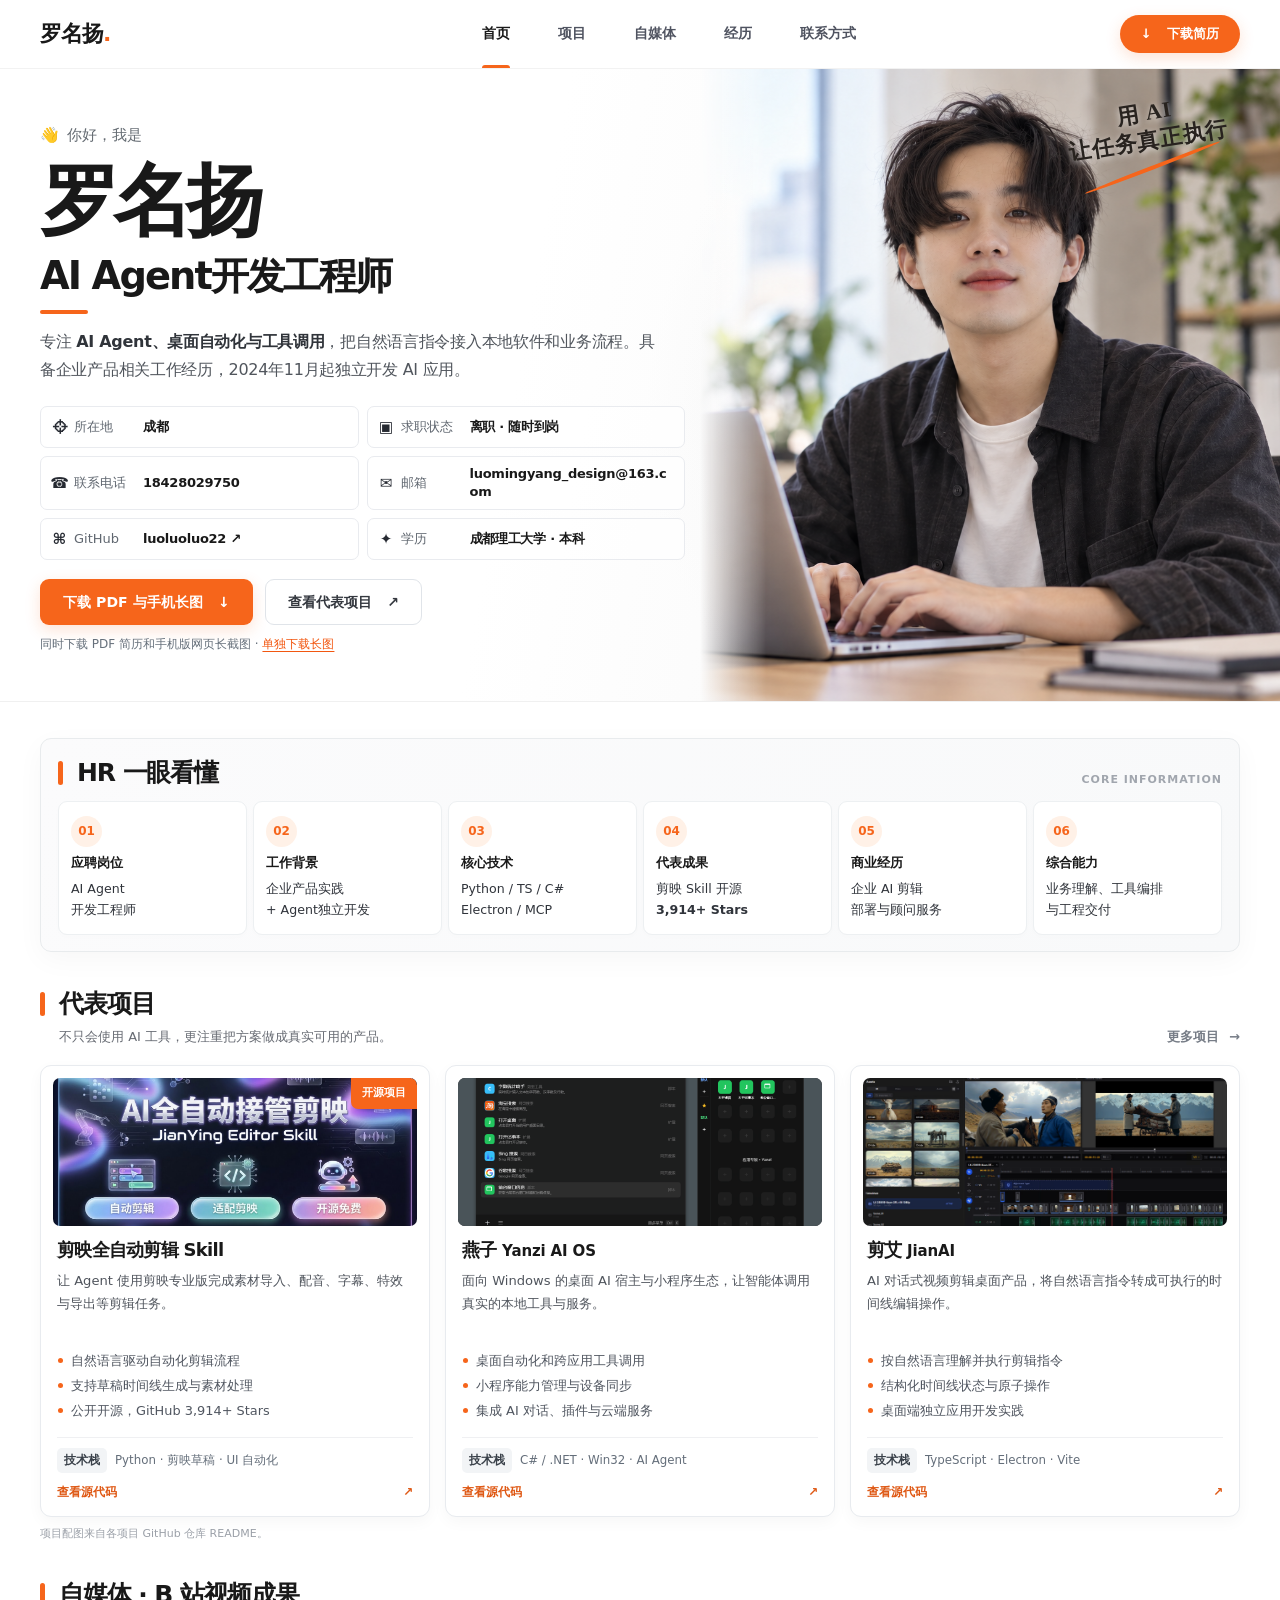
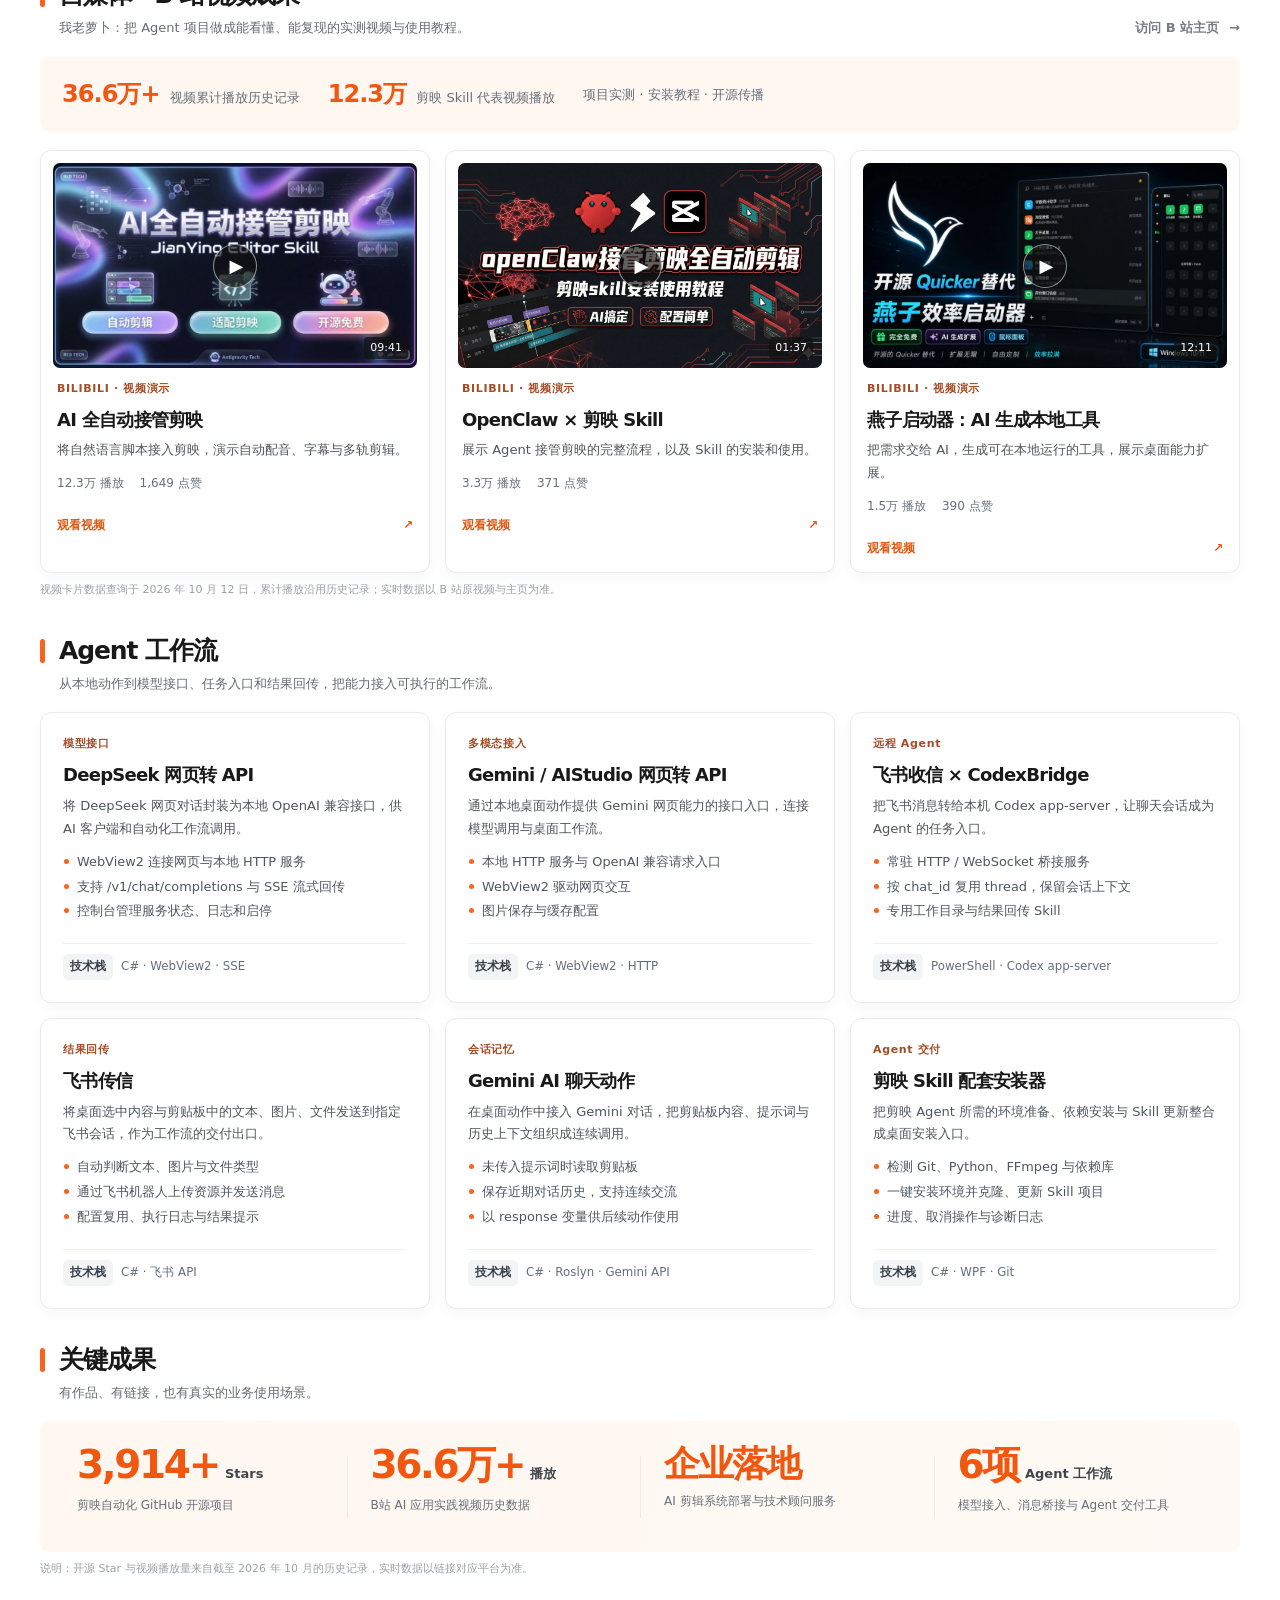
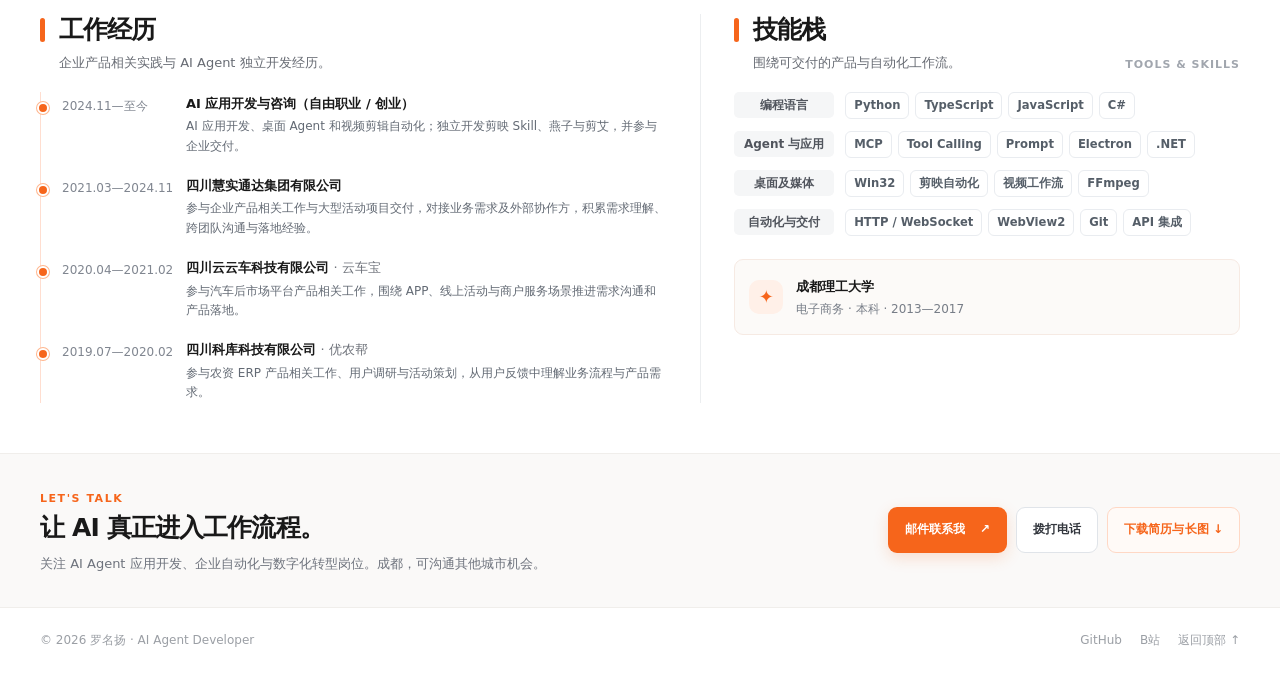
<file: index.html>
<!DOCTYPE html>
<html lang="zh-CN">
<head>
  <meta charset="UTF-8">
  <meta name="viewport" content="width=device-width, initial-scale=1">
  <meta name="theme-color" content="#fffaf5">
  <meta name="description" content="罗名扬的 AI Agent 开发工程师简历与项目作品集：剪映全自动剪辑 Skill、燕子 Yanzi AI OS、剪艾 JianAI。成都，随时到岗。">
  <meta property="og:title" content="罗名扬 | AI Agent 开发工程师">
  <meta property="og:description" content="专注 AI Agent、桌面自动化、工具调用和视频剪辑自动化，具备企业产品相关工作与独立开发经历。">
  <meta property="og:type" content="website">
  <meta property="og:image" content="assets/yanzi-overview.png">
  <title>罗名扬 | AI Agent 开发工程师 · 简历与作品集</title>
  <link rel="icon" type="image/jpeg" href="assets/avatar.jpg">
  <link rel="stylesheet" href="hr-home.css">
  <script src="hr-home.js" defer></script>
</head>
<body>
  <a class="skip-link" href="#main">跳转到正文</a>
  <header class="site-header" id="top">
    <div class="header-inner container">
      <a class="wordmark" href="#top" aria-label="罗名扬，返回首页">罗名扬<span class="wordmark-dot">.</span></a>
      <nav class="desktop-nav" aria-label="主导航">
        <a class="nav-link is-active" href="#top">首页</a>
        <a class="nav-link" href="#projects">项目</a>
        <a class="nav-link" href="#media">自媒体</a>
        <a class="nav-link" href="#experience">经历</a>
        <a class="nav-link" href="#contact">联系方式</a>
      </nav>
      <div class="header-actions">
        <a class="button button-primary button-sm" href="assets/resume.pdf" download="罗名扬_AI_Agent开发工程师_简历.pdf">
          <span aria-hidden="true">↓</span> 下载简历
        </a>
        <button class="menu-button" type="button" aria-label="打开导航" aria-controls="mobileNav" aria-expanded="false">
          <span></span><span></span><span></span>
        </button>
      </div>
    </div>
    <nav id="mobileNav" class="mobile-nav" aria-label="移动端导航" hidden>
      <a href="#top">首页</a><a href="#projects">项目</a><a href="#media">自媒体</a><a href="#experience">经历</a><a href="#contact">联系方式</a>
    </nav>
  </header>

  <main id="main">
    <section class="hero" aria-labelledby="hero-title">
      <div class="container hero-grid">
        <div class="hero-copy">
          <div class="eyebrow"><span aria-hidden="true">👋</span> 你好，我是</div>
          <h1 id="hero-title">罗名扬</h1>
          <h2>AI Agent开发工程师</h2>
          <span class="short-accent" aria-hidden="true"></span>
          <p class="hero-intro">专注 <strong>AI Agent、桌面自动化与工具调用</strong>，把自然语言指令接入本地软件和业务流程。具备企业产品相关工作经历，2024年11月起独立开发 AI 应用。</p>

          <dl class="quick-profile">
            <div class="profile-item"><dt><span class="profile-icon" aria-hidden="true">⌖</span>所在地</dt><dd>成都</dd></div>
            <div class="profile-item"><dt><span class="profile-icon" aria-hidden="true">▣</span>求职状态</dt><dd>离职 · 随时到岗</dd></div>
            <div class="profile-item"><dt><span class="profile-icon" aria-hidden="true">☎</span>联系电话</dt><dd><a href="tel:18428029750">18428029750</a></dd></div>
            <div class="profile-item"><dt><span class="profile-icon" aria-hidden="true">✉</span>邮箱</dt><dd><a href="mailto:luomingyang_design@163.com">luomingyang_design@163.com</a></dd></div>
            <div class="profile-item"><dt><span class="profile-icon" aria-hidden="true">⌘</span>GitHub</dt><dd><a href="https://github.com/luoluoluo22" target="_blank" rel="noopener noreferrer">luoluoluo22 ↗</a></dd></div>
            <div class="profile-item"><dt><span class="profile-icon" aria-hidden="true">✦</span>学历</dt><dd>成都理工大学 · 本科</dd></div>
          </dl>
          <div class="hero-cta">
            <a class="button button-primary" href="assets/resume.pdf" download="罗名扬_AI_Agent开发工程师_简历.pdf">下载 PDF 与手机长图 <span aria-hidden="true">↓</span></a>
            <a class="button button-outline" href="#projects">查看代表项目 <span aria-hidden="true">↗</span></a>
          </div>
          <p class="download-note">同时下载 PDF 简历和手机版网页长截图 · <a id="mobileScreenshotDownload" href="assets/portfolio-mobile.png" download="罗名扬_AI_Agent作品集_手机长图.png">单独下载长图</a></p>
        </div>
        <div class="hero-visual">
          <div class="portrait-frame">
            <img src="assets/developer-office-eye-level.png" alt="罗名扬在笔记本电脑前平视镜头的 AI 生成办公场景图" fetchpriority="high">
          </div>
          <div class="hero-handwritten" aria-hidden="true">用 AI<br>让任务真正执行<span></span></div>
        </div>
      </div>
    </section>

    <section class="overview container section-pad" aria-labelledby="overview-title">
      <div class="overview-shell">
        <div class="section-heading overview-heading">
          <h2 id="overview-title">HR 一眼看懂</h2>
          <span class="section-en">CORE INFORMATION</span>
        </div>
        <div class="overview-grid">
          <div class="overview-item"><span class="info-symbol" aria-hidden="true">01</span><h3>应聘岗位</h3><p>AI Agent<br>开发工程师</p></div>
          <div class="overview-item"><span class="info-symbol" aria-hidden="true">02</span><h3>工作背景</h3><p>企业产品实践<br>+ Agent独立开发</p></div>
          <div class="overview-item"><span class="info-symbol" aria-hidden="true">03</span><h3>核心技术</h3><p>Python / TS / C#<br>Electron / MCP</p></div>
          <div class="overview-item"><span class="info-symbol" aria-hidden="true">04</span><h3>代表成果</h3><p>剪映 Skill 开源<br><strong>3,914+ Stars</strong></p></div>
          <div class="overview-item"><span class="info-symbol" aria-hidden="true">05</span><h3>商业经历</h3><p>企业 AI 剪辑<br>部署与顾问服务</p></div>
          <div class="overview-item"><span class="info-symbol" aria-hidden="true">06</span><h3>综合能力</h3><p>业务理解、工具编排<br>与工程交付</p></div>
        </div>
      </div>
    </section>

    <section class="container section-pad section-projects" id="projects" aria-labelledby="projects-title">
      <div class="section-heading">
        <div><h2 id="projects-title">代表项目</h2><p>不只会使用 AI 工具，更注重把方案做成真实可用的产品。</p></div>
        <a class="text-link" href="https://github.com/luoluoluo22?tab=repositories" target="_blank" rel="noopener noreferrer">更多项目 <span aria-hidden="true">→</span></a>
      </div>
      <div class="project-grid">
        <article class="project-card">
          <a class="project-image" href="https://github.com/luoluoluo22/jianying-editor-skill" target="_blank" rel="noopener noreferrer" aria-label="查看剪映全自动剪辑 Skill 源码">
            <img src="assets/github-jianying-cover.png" alt="剪映 Skill GitHub 仓库 README 封面" loading="eager">
            <span class="project-badge">开源项目</span>
          </a>
          <div class="project-body">
            <h3>剪映全自动剪辑 Skill</h3>
            <p>让 Agent 使用剪映专业版完成素材导入、配音、字幕、特效与导出等剪辑任务。</p>
            <ul class="project-points"><li>自然语言驱动自动化剪辑流程</li><li>支持草稿时间线生成与素材处理</li><li>公开开源，GitHub 3,914+ Stars</li></ul>
            <div class="project-bottom"><span class="stack-label">技术栈</span><span>Python · 剪映草稿 · UI 自动化</span></div>
            <a class="project-more" href="https://github.com/luoluoluo22/jianying-editor-skill" target="_blank" rel="noopener noreferrer">查看源代码 <span aria-hidden="true">↗</span></a>
          </div>
        </article>

        <article class="project-card">
          <a class="project-image" href="https://github.com/luoluoluo22/yanzi" target="_blank" rel="noopener noreferrer" aria-label="查看燕子 Yanzi AI OS 源码">
            <img src="assets/github-yanzi-panel.png" alt="燕子 GitHub 仓库中的启动器与鼠标面板截图" loading="eager">
          </a>
          <div class="project-body">
            <h3>燕子 <span class="title-sub">Yanzi AI OS</span></h3>
            <p>面向 Windows 的桌面 AI 宿主与小程序生态，让智能体调用真实的本地工具与服务。</p>
            <ul class="project-points"><li>桌面自动化和跨应用工具调用</li><li>小程序能力管理与设备同步</li><li>集成 AI 对话、插件与云端服务</li></ul>
            <div class="project-bottom"><span class="stack-label">技术栈</span><span>C# / .NET · Win32 · AI Agent</span></div>
            <a class="project-more" href="https://github.com/luoluoluo22/yanzi" target="_blank" rel="noopener noreferrer">查看源代码 <span aria-hidden="true">↗</span></a>
          </div>
        </article>

        <article class="project-card">
          <a class="project-image" href="https://github.com/luoluoluo22/JianAI" target="_blank" rel="noopener noreferrer" aria-label="查看剪艾 JianAI 源码">
            <img src="assets/github-jianai-editor.png" alt="剪艾 GitHub 仓库中的视频编辑器截图" loading="eager">
          </a>
          <div class="project-body">
            <h3>剪艾 <span class="title-sub">JianAI</span></h3>
            <p>AI 对话式视频剪辑桌面产品，将自然语言指令转成可执行的时间线编辑操作。</p>
            <ul class="project-points"><li>按自然语言理解并执行剪辑指令</li><li>结构化时间线状态与原子操作</li><li>桌面端独立应用开发实践</li></ul>
            <div class="project-bottom"><span class="stack-label">技术栈</span><span>TypeScript · Electron · Vite</span></div>
            <a class="project-more" href="https://github.com/luoluoluo22/JianAI" target="_blank" rel="noopener noreferrer">查看源代码 <span aria-hidden="true">↗</span></a>
          </div>
        </article>
      </div>
      <p class="metrics-note">项目配图来自各项目 GitHub 仓库 README。</p>
    </section>

    <section class="container section-pad media-section" id="media" aria-labelledby="media-title">
      <div class="section-heading"><div><h2 id="media-title">自媒体 · B 站视频成果</h2><p>我老萝卜：把 Agent 项目做成能看懂、能复现的实测视频与使用教程。</p></div><a class="text-link" href="https://space.bilibili.com/324272433" target="_blank" rel="noopener noreferrer">访问 B 站主页 <span aria-hidden="true">→</span></a></div>
      <div class="media-summary"><span><strong>36.6万+</strong> 视频累计播放历史记录</span><span><strong>12.3万</strong> 剪映 Skill 代表视频播放</span><span>项目实测 · 安装教程 · 开源传播</span></div>
      <div class="project-grid">
        <article class="project-card video-card">
          <a class="project-image" href="https://www.bilibili.com/video/BV1hLzCBzEDS/" target="_blank" rel="noopener noreferrer" aria-label="在 B 站观看：AI 全自动接管剪映">
            <img src="assets/bilibili-BV1hLzCBzEDS.jpg" alt="AI 全自动接管剪映的视频封面" loading="lazy"><span class="video-play" aria-hidden="true">▶</span><span class="video-duration">09:41</span>
          </a>
          <div class="project-body"><span class="action-kicker">BILIBILI · 视频演示</span><h3>AI 全自动接管剪映</h3><p>将自然语言脚本接入剪映，演示自动配音、字幕与多轨剪辑。</p><div class="video-meta"><span>12.3万 播放</span><span>1,649 点赞</span></div><a class="project-more" href="https://www.bilibili.com/video/BV1hLzCBzEDS/" target="_blank" rel="noopener noreferrer">观看视频 <span aria-hidden="true">↗</span></a></div>
        </article>
        <article class="project-card video-card">
          <a class="project-image" href="https://www.bilibili.com/video/BV1oeAhz3Edd/" target="_blank" rel="noopener noreferrer" aria-label="在 B 站观看：OpenClaw × 剪映 Skill">
            <img src="assets/bilibili-BV1oeAhz3Edd.jpg" alt="OpenClaw × 剪映 Skill的视频封面" loading="lazy"><span class="video-play" aria-hidden="true">▶</span><span class="video-duration">01:37</span>
          </a>
          <div class="project-body"><span class="action-kicker">BILIBILI · 视频演示</span><h3>OpenClaw × 剪映 Skill</h3><p>展示 Agent 接管剪映的完整流程，以及 Skill 的安装和使用。</p><div class="video-meta"><span>3.3万 播放</span><span>371 点赞</span></div><a class="project-more" href="https://www.bilibili.com/video/BV1oeAhz3Edd/" target="_blank" rel="noopener noreferrer">观看视频 <span aria-hidden="true">↗</span></a></div>
        </article>
        <article class="project-card video-card">
          <a class="project-image" href="https://www.bilibili.com/video/BV1WPR5BEEJW/" target="_blank" rel="noopener noreferrer" aria-label="在 B 站观看：燕子启动器：AI 生成本地工具">
            <img src="assets/bilibili-BV1WPR5BEEJW.jpg" alt="燕子启动器：AI 生成本地工具的视频封面" loading="lazy"><span class="video-play" aria-hidden="true">▶</span><span class="video-duration">12:11</span>
          </a>
          <div class="project-body"><span class="action-kicker">BILIBILI · 视频演示</span><h3>燕子启动器：AI 生成本地工具</h3><p>把需求交给 AI，生成可在本地运行的工具，展示桌面能力扩展。</p><div class="video-meta"><span>1.5万 播放</span><span>390 点赞</span></div><a class="project-more" href="https://www.bilibili.com/video/BV1WPR5BEEJW/" target="_blank" rel="noopener noreferrer">观看视频 <span aria-hidden="true">↗</span></a></div>
        </article>
      </div>
      <p class="metrics-note">视频卡片数据查询于 2026 年 10 月 12 日，累计播放沿用历史记录；实时数据以 B 站原视频与主页为准。</p>
    </section>

    <section class="container section-pad" id="agent-workflows" aria-labelledby="agent-workflows-title">
      <div class="section-heading"><div><h2 id="agent-workflows-title">Agent 工作流</h2><p>从本地动作到模型接口、任务入口和结果回传，把能力接入可执行的工作流。</p></div></div>
      <div class="project-grid">
        <article class="project-card action-card" id="deepseek-relay">
          <div class="project-body"><span class="action-kicker">模型接口</span><h3>DeepSeek 网页转 API</h3><p>将 DeepSeek 网页对话封装为本地 OpenAI 兼容接口，供 AI 客户端和自动化工作流调用。</p>
            <ul class="project-points"><li>WebView2 连接网页与本地 HTTP 服务</li><li>支持 /v1/chat/completions 与 SSE 流式回传</li><li>控制台管理服务状态、日志和启停</li></ul>
            <div class="project-bottom"><span class="stack-label">技术栈</span><span>C# · WebView2 · SSE</span></div>
          </div>
        </article>
        <article class="project-card action-card" id="gemini-relay">
          <div class="project-body"><span class="action-kicker">多模态接入</span><h3>Gemini / AIStudio 网页转 API</h3><p>通过本地桌面动作提供 Gemini 网页能力的接口入口，连接模型调用与桌面工作流。</p>
            <ul class="project-points"><li>本地 HTTP 服务与 OpenAI 兼容请求入口</li><li>WebView2 驱动网页交互</li><li>图片保存与缓存配置</li></ul>
            <div class="project-bottom"><span class="stack-label">技术栈</span><span>C# · WebView2 · HTTP</span></div>
          </div>
        </article>
        <article class="project-card action-card" id="codex-bridge">
          <div class="project-body"><span class="action-kicker">远程 Agent</span><h3>飞书收信 × CodexBridge</h3><p>把飞书消息转给本机 Codex app-server，让聊天会话成为 Agent 的任务入口。</p>
            <ul class="project-points"><li>常驻 HTTP / WebSocket 桥接服务</li><li>按 chat_id 复用 thread，保留会话上下文</li><li>专用工作目录与结果回传 Skill</li></ul>
            <div class="project-bottom"><span class="stack-label">技术栈</span><span>PowerShell · Codex app-server</span></div>
          </div>
        </article>
        <article class="project-card action-card" id="feishu-deliver">
          <div class="project-body"><span class="action-kicker">结果回传</span><h3>飞书传信</h3><p>将桌面选中内容与剪贴板中的文本、图片、文件发送到指定飞书会话，作为工作流的交付出口。</p>
            <ul class="project-points"><li>自动判断文本、图片与文件类型</li><li>通过飞书机器人上传资源并发送消息</li><li>配置复用、执行日志与结果提示</li></ul>
            <div class="project-bottom"><span class="stack-label">技术栈</span><span>C# · 飞书 API</span></div>
          </div>
        </article>
        <article class="project-card action-card" id="gemini-chat">
          <div class="project-body"><span class="action-kicker">会话记忆</span><h3>Gemini AI 聊天动作</h3><p>在桌面动作中接入 Gemini 对话，把剪贴板内容、提示词与历史上下文组织成连续调用。</p>
            <ul class="project-points"><li>未传入提示词时读取剪贴板</li><li>保存近期对话历史，支持连续交流</li><li>以 response 变量供后续动作使用</li></ul>
            <div class="project-bottom"><span class="stack-label">技术栈</span><span>C# · Roslyn · Gemini API</span></div>
          </div>
        </article>
        <article class="project-card action-card" id="skill-installer">
          <div class="project-body"><span class="action-kicker">Agent 交付</span><h3>剪映 Skill 配套安装器</h3><p>把剪映 Agent 所需的环境准备、依赖安装与 Skill 更新整合成桌面安装入口。</p>
            <ul class="project-points"><li>检测 Git、Python、FFmpeg 与依赖库</li><li>一键安装环境并克隆、更新 Skill 项目</li><li>进度、取消操作与诊断日志</li></ul>
            <div class="project-bottom"><span class="stack-label">技术栈</span><span>C# · WPF · Git</span></div>
          </div>
        </article>
      </div>
    </section>

    <section class="container section-pad results-section" aria-labelledby="results-title">
      <div class="section-heading"><div><h2 id="results-title">关键成果</h2><p>有作品、有链接，也有真实的业务使用场景。</p></div></div>
      <div class="results-grid">
        <a class="result-item" href="https://github.com/luoluoluo22/jianying-editor-skill" target="_blank" rel="noopener noreferrer"><span class="result-number">3,914+</span><span class="result-unit">Stars</span><span class="result-caption">剪映自动化 GitHub 开源项目</span></a>
        <a class="result-item" href="https://space.bilibili.com/324272433" target="_blank" rel="noopener noreferrer"><span class="result-number">36.6万+</span><span class="result-unit">播放</span><span class="result-caption">B站 AI 应用实践视频历史数据</span></a>
        <div class="result-item"><span class="result-number result-word">企业落地</span><span class="result-caption">AI 剪辑系统部署与技术顾问服务</span></div>
        <div class="result-item"><span class="result-number">6项</span><span class="result-unit">Agent 工作流</span><span class="result-caption">模型接入、消息桥接与 Agent 交付工具</span></div>
      </div>
      <p class="metrics-note">说明：开源 Star 与视频播放量来自截至 2026 年 10 月的历史记录，实时数据以链接对应平台为准。</p>
    </section>

    <section class="container section-pad lower-section" id="experience">
      <div class="experience-panel" aria-labelledby="experience-title">
        <div class="section-heading"><div><h2 id="experience-title">工作经历</h2><p>企业产品相关实践与 AI Agent 独立开发经历。</p></div></div>
        <ol class="experience-timeline">
          <li><time>2024.11—至今</time><div><h3>AI 应用开发与咨询（自由职业 / 创业）</h3><p>AI 应用开发、桌面 Agent 和视频剪辑自动化；独立开发剪映 Skill、燕子与剪艾，并参与企业交付。</p></div></li>
          <li><time>2021.03—2024.11</time><div><h3>四川慧实通达集团有限公司</h3><p>参与企业产品相关工作与大型活动项目交付，对接业务需求及外部协作方，积累需求理解、跨团队沟通与落地经验。</p></div></li>
          <li><time>2020.04—2021.02</time><div><h3>四川云云车科技有限公司 <span>· 云车宝</span></h3><p>参与汽车后市场平台产品相关工作，围绕 APP、线上活动与商户服务场景推进需求沟通和产品落地。</p></div></li>
          <li><time>2019.07—2020.02</time><div><h3>四川科库科技有限公司 <span>· 优农帮</span></h3><p>参与农资 ERP 产品相关工作、用户调研与活动策划，从用户反馈中理解业务流程与产品需求。</p></div></li>
        </ol>
      </div>

      <div class="skills-panel" aria-labelledby="skills-title">
        <div class="section-heading"><div><h2 id="skills-title">技能栈</h2><p>围绕可交付的产品与自动化工作流。</p></div><span class="section-en">TOOLS & SKILLS</span></div>
        <div class="skill-group"><h3>编程语言</h3><div class="skill-tags"><span>Python</span><span>TypeScript</span><span>JavaScript</span><span>C#</span></div></div>
        <div class="skill-group"><h3>Agent 与应用</h3><div class="skill-tags"><span>MCP</span><span>Tool Calling</span><span>Prompt</span><span>Electron</span><span>.NET</span></div></div>
        <div class="skill-group"><h3>桌面及媒体</h3><div class="skill-tags"><span>Win32</span><span>剪映自动化</span><span>视频工作流</span><span>FFmpeg</span></div></div>
        <div class="skill-group"><h3>自动化与交付</h3><div class="skill-tags"><span>HTTP / WebSocket</span><span>WebView2</span><span>Git</span><span>API 集成</span></div></div>
        <div class="education-card"><div class="education-icon" aria-hidden="true">✦</div><div><strong>成都理工大学</strong><p>电子商务 · 本科 · 2013—2017</p></div></div>
      </div>
    </section>

    <section class="contact-section" id="contact">
      <div class="container contact-inner">
        <div><span class="contact-kicker">LET'S TALK</span><h2>让 AI 真正进入工作流程。</h2><p>关注 AI Agent 应用开发、企业自动化与数字化转型岗位。成都，可沟通其他城市机会。</p></div>
        <div class="contact-actions"><a class="button button-primary" href="mailto:luomingyang_design@163.com">邮件联系我 <span aria-hidden="true">↗</span></a><a class="button button-outline" href="tel:18428029750">拨打电话</a><a class="button button-quiet" href="assets/resume.pdf" download="罗名扬_AI_Agent开发工程师_简历.pdf">下载简历与长图 ↓</a></div>
      </div>
    </section>
  </main>
  <footer class="footer"><div class="container footer-inner"><span>© 2026 罗名扬 · AI Agent Developer</span><span><a href="https://github.com/luoluoluo22" target="_blank" rel="noopener noreferrer">GitHub</a><a href="https://space.bilibili.com/324272433" target="_blank" rel="noopener noreferrer">B站</a><a href="#top">返回顶部 ↑</a></span></div></footer>
</body>
</html>
</file>
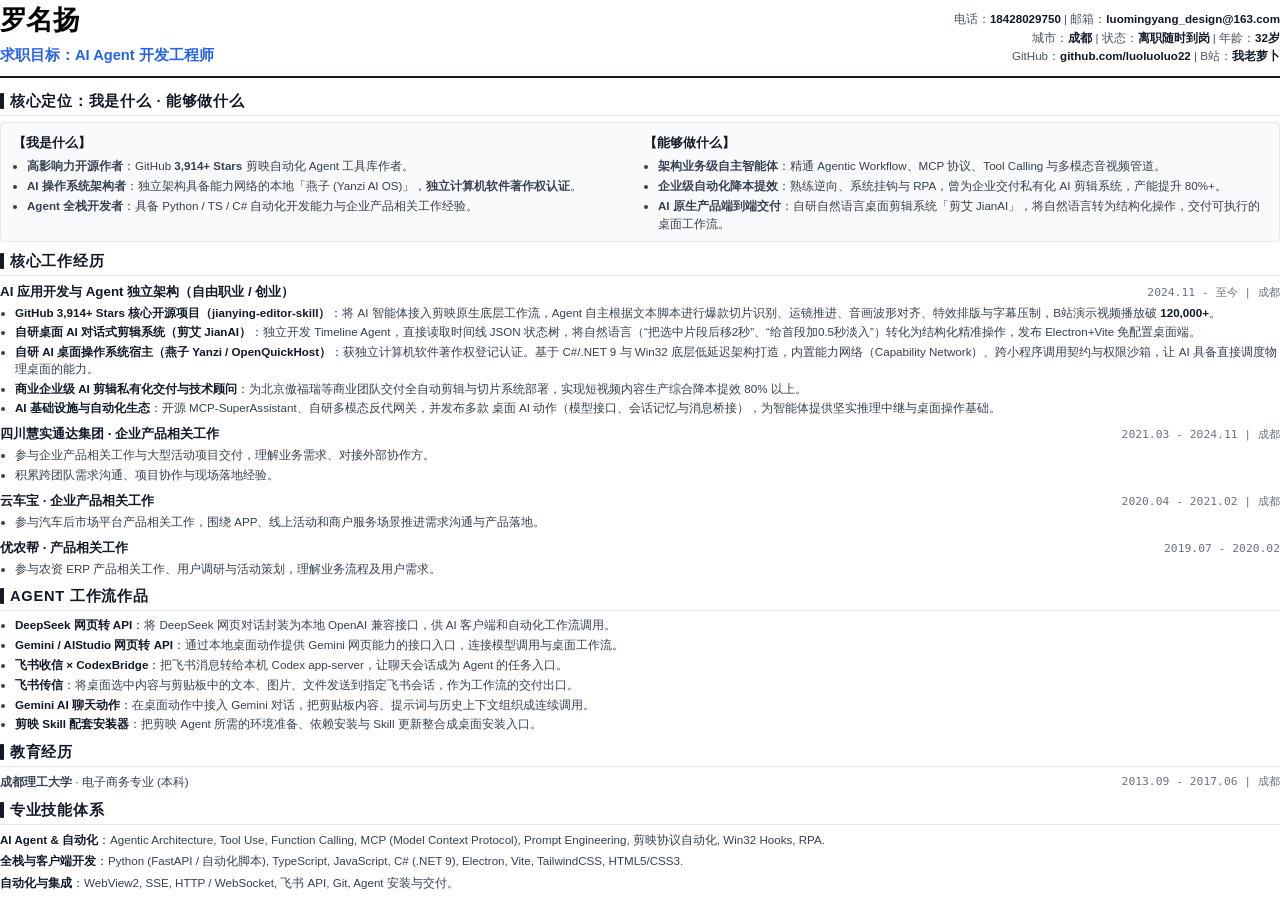
<file: resume_template.html>
<!DOCTYPE html>
<html lang="zh-CN">
<head>
  <meta charset="UTF-8">
  <title>罗名扬_AI_Agent开发工程师_简历</title>
  <style>
    @page {
      size: A4;
      margin: 12mm 16mm 12mm 16mm;
    }
    *, *::before, *::after {
      box-sizing: border-box;
      margin: 0;
      padding: 0;
    }
    body {
      font-family: -apple-system, BlinkMacSystemFont, "Segoe UI", Roboto, "Helvetica Neue", "PingFang SC", "Microsoft YaHei", sans-serif;
      color: #111827;
      background: #ffffff;
      line-height: 1.5;
      font-size: 10pt;
      -webkit-font-smoothing: antialiased;
    }
    .header {
      border-bottom: 2px solid #111827;
      padding-bottom: 10px;
      margin-bottom: 12px;
      display: flex;
      justify-content: space-between;
      align-items: flex-end;
    }
    .header-main h1 {
      font-size: 20pt;
      font-weight: 800;
      letter-spacing: -0.02em;
      color: #000000;
      margin-bottom: 4px;
    }
    .header-main .target-role {
      font-size: 11pt;
      font-weight: 700;
      color: #2563eb;
    }
    .header-contact {
      text-align: right;
      font-size: 8.7pt;
      color: #4b5563;
      line-height: 1.6;
    }
    .header-contact strong {
      color: #111827;
    }
    .section-title {
      font-size: 11pt;
      font-weight: 800;
      text-transform: uppercase;
      letter-spacing: 0.05em;
      color: #111827;
      border-bottom: 1px solid #e5e7eb;
      padding-bottom: 3px;
      margin-top: 8px;
      margin-bottom: 6px;
      display: flex;
      align-items: center;
      gap: 6px;
    }
    .section-title::before {
      content: '';
      display: inline-block;
      width: 4px;
      height: 12pt;
      background: #111827;
      border-radius: 1px;
    }
    /* 核心定位 */
    .profile-box {
      background: #f9fafb;
      border: 1px solid #e5e7eb;
      border-radius: 4px;
      padding: 6px 12px;
      margin-bottom: 8px;
      font-size: 8.7pt;
      color: #374151;
      line-height: 1.55;
    }
    .profile-grid {
      display: grid;
      grid-template-columns: 1fr 1fr;
      gap: 8px;
      margin-top: 5px;
    }
    .profile-col h4 {
      font-size: 9.5pt;
      font-weight: 700;
      color: #111827;
      margin-bottom: 3px;
    }
    .profile-col ul {
      padding-left: 14px;
    }
    .profile-col li {
      margin-bottom: 2px;
    }
    /* 工作经历 */
    .job-item {
      margin-bottom: 7px;
    }
    .job-header {
      display: flex;
      justify-content: space-between;
      align-items: baseline;
      margin-bottom: 3px;
    }
    .job-title {
      font-size: 10pt;
      font-weight: 700;
      color: #111827;
    }
    .job-meta {
      font-size: 8.5pt;
      color: #6b7280;
      font-family: monospace;
    }
    .job-points {
      list-style-type: disc;
      padding-left: 15px;
      font-size: 8.7pt;
      color: #374151;
    }
    .job-points li {
      margin-bottom: 3px;
      line-height: 1.45;
    }
    .job-points strong {
      color: #111827;
    }
    /* 技能标签 */
    .skills-section p {
      font-size: 8.7pt;
      line-height: 1.6;
      color: #374151;
      margin-bottom: 3px;
    }
    .skills-section strong {
      color: #111827;
    }
    /* 教育 */
    .edu-row {
      display: flex;
      justify-content: space-between;
      font-size: 8.7pt;
      color: #374151;
    }
  </style>
</head>
<body>
  <div class="header">
    <div class="header-main">
      <h1>罗名扬</h1>
      <div class="target-role">求职目标：AI Agent 开发工程师</div>
    </div>
    <div class="header-contact">
      <div>电话：<strong>18428029750</strong> | 邮箱：<strong>luomingyang_design@163.com</strong></div>
      <div>城市：<strong>成都</strong> | 状态：<strong>离职随时到岗</strong> | 年龄：<strong>32岁</strong></div>
      <div>GitHub：<strong>github.com/luoluoluo22</strong> | B站：<strong>我老萝卜</strong></div>
    </div>
  </div>

  <div class="section-title">核心定位：我是什么 · 能够做什么</div>
  <div class="profile-box">
    <div class="profile-grid">
      <div class="profile-col">
        <h4>【我是什么】</h4>
        <ul>
          <li><strong>高影响力开源作者</strong>：GitHub <strong>3,914+ Stars</strong> 剪映自动化 Agent 工具库作者。</li>
          <li><strong>AI 操作系统架构者</strong>：独立架构具备能力网络的本地「燕子 (Yanzi AI OS)」，<strong>独立计算机软件著作权认证</strong>。</li>
          <li><strong>Agent 全栈开发者</strong>：具备 Python / TS / C# 自动化开发能力与企业产品相关工作经验。</li>
        </ul>
      </div>
      <div class="profile-col">
        <h4>【能够做什么】</h4>
        <ul>
          <li><strong>架构业务级自主智能体</strong>：精通 Agentic Workflow、MCP 协议、Tool Calling 与多模态音视频管道。</li>
          <li><strong>企业级自动化降本提效</strong>：熟练逆向、系统挂钩与 RPA，曾为企业交付私有化 AI 剪辑系统，产能提升 80%+。</li>
          <li><strong>AI 原生产品端到端交付</strong>：自研自然语言桌面剪辑系统「剪艾 JianAI」，将自然语言转为结构化操作，交付可执行的桌面工作流。</li>
        </ul>
      </div>
    </div>
  </div>

  <div class="section-title">核心工作经历</div>

  <div class="job-item">
    <div class="job-header">
      <div class="job-title">AI 应用开发与 Agent 独立架构（自由职业 / 创业）</div>
      <div class="job-meta">2024.11 - 至今 | 成都</div>
    </div>
    <ul class="job-points">
      <li><strong>GitHub 3,914+ Stars 核心开源项目（jianying-editor-skill）</strong>：将 AI 智能体接入剪映原生底层工作流，Agent 自主根据文本脚本进行爆款切片识别、运镜推进、音画波形对齐、特效排版与字幕压制，B站演示视频播放破 <strong>120,000+</strong>。</li>
      <li><strong>自研桌面 AI 对话式剪辑系统（剪艾 JianAI）</strong>：独立开发 Timeline Agent，直接读取时间线 JSON 状态树，将自然语言（“把选中片段后移2秒”、“给首段加0.5秒淡入”）转化为结构化精准操作，发布 Electron+Vite 免配置桌面端。</li>
      <li><strong>自研 AI 桌面操作系统宿主（燕子 Yanzi / OpenQuickHost）</strong>：获独立计算机软件著作权登记认证。基于 C#/.NET 9 与 Win32 底层低延迟架构打造，内置能力网络（Capability Network）、跨小程序调用契约与权限沙箱，让 AI 具备直接调度物理桌面的能力。</li>
      <li><strong>商业企业级 AI 剪辑私有化交付与技术顾问</strong>：为北京傲福瑞等商业团队交付全自动剪辑与切片系统部署，实现短视频内容生产综合降本提效 80% 以上。</li>
      <li><strong>AI 基础设施与自动化生态</strong>：开源 MCP-SuperAssistant、自研多模态反代网关，并发布多款 桌面 AI 动作（模型接口、会话记忆与消息桥接），为智能体提供坚实推理中继与桌面操作基础。</li>
    </ul>
  </div>

  <div class="job-item">
    <div class="job-header">
      <div class="job-title">四川慧实通达集团 · 企业产品相关工作</div>
      <div class="job-meta">2021.03 - 2024.11 | 成都</div>
    </div>
    <ul class="job-points">
      <li>参与企业产品相关工作与大型活动项目交付，理解业务需求、对接外部协作方。</li>
      <li>积累跨团队需求沟通、项目协作与现场落地经验。</li>
    </ul>
  </div>

  <div class="job-item">
    <div class="job-header">
      <div class="job-title">云车宝 · 企业产品相关工作</div>
      <div class="job-meta">2020.04 - 2021.02 | 成都</div>
    </div>
    <ul class="job-points">
      <li>参与汽车后市场平台产品相关工作，围绕 APP、线上活动和商户服务场景推进需求沟通与产品落地。</li>
    </ul>
  </div>

  <div class="job-item">
    <div class="job-header">
      <div class="job-title">优农帮 · 产品相关工作</div>
      <div class="job-meta">2019.07 - 2020.02</div>
    </div>
    <ul class="job-points">
      <li>参与农资 ERP 产品相关工作、用户调研与活动策划，理解业务流程及用户需求。</li>
    </ul>
  </div>

  <div class="section-title">Agent 工作流作品</div>
  <ul class="job-points"><li><strong>DeepSeek 网页转 API</strong>：将 DeepSeek 网页对话封装为本地 OpenAI 兼容接口，供 AI 客户端和自动化工作流调用。</li><li><strong>Gemini / AIStudio 网页转 API</strong>：通过本地桌面动作提供 Gemini 网页能力的接口入口，连接模型调用与桌面工作流。</li><li><strong>飞书收信 × CodexBridge</strong>：把飞书消息转给本机 Codex app-server，让聊天会话成为 Agent 的任务入口。</li><li><strong>飞书传信</strong>：将桌面选中内容与剪贴板中的文本、图片、文件发送到指定飞书会话，作为工作流的交付出口。</li><li><strong>Gemini AI 聊天动作</strong>：在桌面动作中接入 Gemini 对话，把剪贴板内容、提示词与历史上下文组织成连续调用。</li><li><strong>剪映 Skill 配套安装器</strong>：把剪映 Agent 所需的环境准备、依赖安装与 Skill 更新整合成桌面安装入口。</li></ul>

  <div class="section-title">教育经历</div>
  <div class="edu-row">
    <div><strong>成都理工大学</strong> · 电子商务专业 (本科)</div>
    <div class="job-meta">2013.09 - 2017.06 | 成都</div>
  </div>

  <div class="section-title">专业技能体系</div>
  <div class="skills-section">
    <p><strong>AI Agent & 自动化</strong>：Agentic Architecture, Tool Use, Function Calling, MCP (Model Context Protocol), Prompt Engineering, 剪映协议自动化, Win32 Hooks, RPA.</p>
    <p><strong>全栈与客户端开发</strong>：Python (FastAPI / 自动化脚本), TypeScript, JavaScript, C# (.NET 9), Electron, Vite, TailwindCSS, HTML5/CSS3.</p>
    <p><strong>自动化与集成</strong>：WebView2, SSE, HTTP / WebSocket, 飞书 API, Git, Agent 安装与交付。</p>
  </div>
</body>
</html>
</file>
<file: hr-home.css>
/* HR-first homepage: light editorial design, based on the approved visual reference. */
:root{
  color-scheme:light;
  --ink:#191919; --muted:#676b73; --quiet:#9399a3; --orange:#f6651b; --orange-strong:#f25710;
  --orange-pale:#fff3e9; --line:#e9ecf0; --panel:#fff; --surface:#f9fafb;
  --shadow:0 8px 28px rgba(31,35,42,.035); --radius:12px;
  --font:"Inter","PingFang SC","Microsoft YaHei","Noto Sans SC",system-ui,-apple-system,sans-serif;
}
*{box-sizing:border-box}
html{scroll-behavior:smooth;scroll-padding-top:90px}
body{margin:0;background:#fff;color:var(--ink);font-family:var(--font);font-size:15px;line-height:1.65;-webkit-font-smoothing:antialiased;text-rendering:optimizeLegibility}
button,a{font:inherit}
a{color:inherit;text-decoration:none}
a:hover{color:var(--orange-strong)}
button{cursor:pointer}
img{max-width:100%;display:block}
p,h1,h2,h3,dl,dd{margin:0}
.container{width:min(1200px,calc(100% - 72px));margin-inline:auto}
.skip-link{position:absolute;z-index:99;top:-100px;left:20px;background:var(--ink);color:#fff;padding:10px 16px;border-radius:8px}
.skip-link:focus{top:14px}
:focus-visible{outline:3px solid rgba(246,101,27,.55);outline-offset:3px}
.site-header{height:69px;position:sticky;top:0;z-index:50;border-bottom:1px solid rgba(25,25,25,.055);background:rgba(255,255,255,.94);backdrop-filter:blur(15px);-webkit-backdrop-filter:blur(15px)}
.header-inner{height:100%;display:flex;align-items:center;justify-content:space-between;gap:20px}
.wordmark{font-size:22px;font-weight:850;letter-spacing:-.045em;white-space:nowrap}
.wordmark:hover{color:var(--ink)}
.wordmark-dot{color:var(--orange)}
.desktop-nav{height:100%;display:flex;align-items:stretch;gap:48px;margin-left:9%}
.nav-link{position:relative;display:flex;align-items:center;white-space:nowrap;color:#4f5360;font-size:14px;font-weight:650;transition:color .2s}
.nav-link:hover,.nav-link.is-active{color:var(--ink)}
.nav-link.is-active::after,.nav-link:hover::after{position:absolute;content:"";height:3px;background:var(--orange);bottom:0;left:0;right:0;border-radius:3px 3px 0 0}
.header-actions{display:flex;align-items:center;gap:12px}
.button{min-height:46px;padding:10px 22px;display:inline-flex;gap:15px;align-items:center;justify-content:center;border-radius:9px;font-weight:700;font-size:14px;letter-spacing:.005em;border:1px solid transparent;transition:background .16s,box-shadow .16s,transform .16s;color:var(--ink);white-space:nowrap}
.button:hover{transform:translateY(-1px)}
.button-primary{color:#fff;background:var(--orange);box-shadow:0 5px 15px rgba(246,101,27,.18)}
.button-primary:hover{color:#fff;background:var(--orange-strong);box-shadow:0 7px 19px rgba(246,101,27,.25)}
.button-outline{border-color:#e0e4e9;background:#fff;color:#34383f}
.button-outline:hover{border-color:#fab28a;background:var(--orange-pale);color:#9b370d}
.button-quiet{color:var(--orange);border-color:#ffd8c5;background:#fffaf7}
.button-sm{min-height:37px;padding:7px 20px;border-radius:23px;font-size:13px}
.menu-button,.mobile-nav{display:none}

/* Hero */
.hero{background:linear-gradient(100deg,#fff 0%,#fff 41%,#f4f4f4 100%);position:relative;overflow:hidden;border-bottom:1px solid #f0f0f0}
.hero-grid{min-height:480px;display:grid;grid-template-columns:55% 45%;align-items:stretch;position:relative}
.hero-copy{padding:54px 0 46px;position:relative;z-index:2}
.eyebrow{display:flex;align-items:center;gap:8px;color:#646b72;font-size:15px;margin-bottom:5px}
.hero h1{font-size:clamp(54px,6.2vw,91px);letter-spacing:-.075em;font-weight:900;line-height:1.2}
.hero h2{font-size:clamp(27px,3vw,42px);letter-spacing:-.05em;font-weight:820;line-height:1.32;margin-top:3px}
.short-accent{display:block;width:48px;height:4px;border-radius:2px;background:var(--orange);margin:8px 0 14px}
.hero-intro{max-width:615px;color:#51565d;font-size:16px;line-height:1.75;letter-spacing:-.018em}
.hero-intro strong{color:#30343a;font-weight:710}
.quick-profile{display:grid;grid-template-columns:minmax(0,1fr) minmax(0,1fr);gap:8px;margin-top:22px;max-width:645px}
.profile-item{display:flex;align-items:center;min-height:42px;gap:8px;padding:8px 11px;border:1px solid #e9ebef;background:rgba(255,255,255,.83);border-radius:7px;font-size:13px;min-width:0}
.profile-item dt{flex:0 0 83px;display:flex;gap:7px;align-items:center;color:#606770;white-space:nowrap}
.profile-icon{color:#262a32;width:15px;display:inline-flex;justify-content:center;font-size:15px;font-weight:800}
.profile-item dd{font-weight:650;min-width:0;overflow-wrap:anywhere;line-height:1.35;letter-spacing:-.02em}
.profile-item a{transition:color .2s}
.hero-cta{display:flex;gap:12px;align-items:center;margin-top:19px}
.hero-visual{position:relative;min-width:0;isolation:isolate}
.hero-visual::before{content:"";position:absolute;inset:0 -20vw 0 -12%;background:radial-gradient(circle at 50% 55%,#ededed 0%,#f7f7f7 45%,transparent 76%);z-index:-1}
.portrait-frame{height:100%;overflow:hidden;position:absolute;inset:0 -4.8vw 0 0;mask-image:linear-gradient(90deg,transparent 0%,#000 11%,#000 100%)}
.portrait-frame img{height:100%;width:100%;object-fit:cover;object-position:47% 36%;filter:saturate(.9)}
.hero-handwritten{position:absolute;top:16%;right:-8px;z-index:2;font-family:"STKaiti","KaiTi","Kaiti SC",cursive;font-size:clamp(18px,2.3vw,30px);font-weight:750;line-height:1.25;letter-spacing:.045em;transform:rotate(-9deg);color:#28231f;text-align:center;text-shadow:0 2px 6px rgba(255,255,255,.7)}
.hero-handwritten span{display:block;height:4px;background:var(--orange);border-radius:100%;width:90%;margin:12px auto 0;transform:rotate(-12deg)}

/* Headings and HR signal cards */
.section-pad{padding-top:36px}
.section-heading{display:flex;align-items:flex-end;justify-content:space-between;gap:24px;margin-bottom:18px}
.section-heading h2{font-size:25px;font-weight:850;line-height:1.28;letter-spacing:-.045em;display:flex;gap:14px;align-items:center}
.section-heading h2::before{content:"";width:5px;height:24px;border-radius:4px;background:var(--orange);flex:none}
.section-heading p{font-size:13px;color:var(--muted);margin-top:6px;margin-left:19px}
.section-en{font-size:11px;letter-spacing:.09em;font-weight:650;color:#a1a6ae;white-space:nowrap}
.overview-shell{padding:18px 17px 16px;border:1px solid #e8ebed;border-radius:11px;background:linear-gradient(110deg,#fbfbfc,#f8f9fa);box-shadow:var(--shadow)}
.overview-heading{margin-bottom:12px}
.overview-grid{display:grid;grid-template-columns:repeat(6,minmax(0,1fr));gap:6px}
.overview-item{border:1px solid #edf0f2;border-radius:9px;background:#fff;min-height:116px;padding:14px 12px 13px;box-shadow:0 2px 7px rgba(50,50,50,.012)}
.info-symbol{display:flex;align-items:center;justify-content:center;width:31px;height:31px;border-radius:50%;background:#fff1e7;color:var(--orange);font-size:12px;font-weight:850;letter-spacing:-.01em;margin-bottom:5px}
.overview-item h3{font-size:13px;font-weight:800;margin-bottom:6px;white-space:nowrap}
.overview-item p{font-size:12.6px;color:#30343b;line-height:1.65}
.overview-item p strong{font-weight:800}

/* Projects */
.text-link{color:#777d87;font-size:13px;font-weight:700;display:flex;align-items:center;gap:10px;white-space:nowrap}
.text-link:hover{color:var(--orange)}
.project-grid{display:grid;grid-template-columns:repeat(3,minmax(0,1fr));gap:15px}
.project-card{border:1px solid #e8ebef;border-radius:11px;background:#fff;overflow:hidden;min-width:0;box-shadow:0 5px 15px rgba(31,35,42,.035);display:flex;flex-direction:column;transition:box-shadow .2s,transform .2s}
.project-card:hover{transform:translateY(-3px);box-shadow:0 14px 30px rgba(27,35,46,.09)}
.project-image{display:block;position:relative;overflow:hidden;aspect-ratio:2.46;margin:12px 12px 0;border-radius:7px;background:#16171c}
.project-image img{width:100%;height:100%;object-fit:cover;transition:transform .4s}
.project-card:hover .project-image img{transform:scale(1.035)}
.project-badge{position:absolute;top:0;right:0;padding:6px 11px;border-radius:0 7px 0 7px;background:var(--orange);color:#fff;font-size:11px;font-weight:800}
.project-body{padding:12px 16px 13px;flex:1;display:flex;flex-direction:column}
.project-body h3{font-size:18px;line-height:1.35;font-weight:850;letter-spacing:-.04em;margin-bottom:7px}
.title-sub{font-size:15px;letter-spacing:-.01em}
.project-body>p{font-size:13.1px;line-height:1.75;color:#50555d;min-height:70px}
.project-points{list-style:none;margin:10px 0 12px;padding:0}
.project-points li{font-size:12.9px;color:#505660;line-height:1.7;position:relative;padding-left:14px;margin-bottom:3px}
.project-points li::before{content:"";width:5px;height:5px;border-radius:50%;background:var(--orange);position:absolute;top:8px;left:1px}
.project-bottom{margin-top:auto;border-top:1px solid #eff0f2;padding-top:10px;display:flex;align-items:center;gap:8px;color:#646e7a;font-size:11.8px;line-height:1.5;min-height:35px}
.stack-label{font-weight:750;padding:4px 7px;border-radius:5px;background:#f2f4f6;color:#394049;white-space:nowrap}
.project-more{display:inline-flex;align-items:center;justify-content:space-between;margin-top:10px;color:#df5915;font-size:12px;font-weight:750}

/* Metrics */
.results-section{padding-top:35px}
.results-grid{display:grid;grid-template-columns:repeat(4,minmax(0,1fr));background:linear-gradient(105deg,#fff7f0 0%,#fffaf5 100%);border-radius:10px;padding:18px 13px}
.result-item{display:flex;flex-direction:column;justify-content:center;position:relative;padding:2px 24px 3px;min-height:95px;line-height:1.25}
.result-item+.result-item::before{content:"";position:absolute;width:1px;height:62px;background:#f1e9e3;left:0;top:50%;transform:translateY(-50%)}
.result-number{font-size:clamp(25px,3.4vw,39px);font-weight:900;color:var(--orange-strong);letter-spacing:-.06em;white-space:nowrap}
.result-word{font-size:clamp(23px,2.9vw,36px)}
.result-unit{font-size:14px;font-weight:700;position:absolute;top:27px;left:auto;margin-left:0;transform:translateX(0);display:none}
.result-caption{margin-top:6px;line-height:1.5;color:#66707b;font-size:12px}
.metrics-note{margin-top:8px;font-size:11px;color:#9ba0a8}

/* Experience & skills */
.lower-section{display:grid;grid-template-columns:1.16fr 1fr;column-gap:34px;padding-bottom:50px}
.experience-panel{min-width:0}
.skills-panel{border-left:1px solid #eceef0;padding-left:33px;min-width:0}
.experience-timeline{list-style:none;margin:0;padding:2px 0 0 21px;border-left:1px solid #ffded0}
.experience-timeline li{position:relative;display:grid;grid-template-columns:116px 1fr;gap:8px;margin:0 0 19px;align-items:start}
.experience-timeline li:last-child{margin-bottom:0}
.experience-timeline li::before{position:absolute;content:"";height:8px;width:8px;background:var(--orange);border:2px solid #fff;border-radius:50%;left:-25px;top:8px;box-shadow:0 0 0 1px #ffb68e}
.experience-timeline time{font-size:12px;color:#808690;white-space:nowrap;padding-top:3px;font-variant-numeric:tabular-nums}
.experience-timeline h3{font-size:13px;line-height:1.5;font-weight:800;margin-bottom:4px}
.experience-timeline h3 span{font-weight:500;color:#6f737b}
.experience-timeline p{font-size:12px;line-height:1.65;color:#636a74}
.skills-panel .section-heading{gap:8px}
.skill-group{display:grid;grid-template-columns:100px 1fr;gap:11px;align-items:start;margin-bottom:12px}
.skill-group h3{font-size:12px;font-weight:750;color:#51555d;line-height:26px;background:#f5f6f7;border-radius:5px;text-align:center;white-space:nowrap}
.skill-tags{display:flex;align-items:center;gap:6px;flex-wrap:wrap}
.skill-tags span{font-size:11.6px;font-weight:650;line-height:1.3;padding:5px 8px;border-radius:6px;border:1px solid #e9ecf0;color:#555e68;background:#fff;white-space:nowrap}
.education-card{display:flex;align-items:center;gap:13px;border-radius:9px;padding:14px;margin-top:23px;background:#fcfaf8;border:1px solid #f6eae3}
.education-icon{display:grid;place-items:center;flex:none;height:34px;width:34px;color:var(--orange);background:#fff0e8;border-radius:10px;font-size:18px}
.education-card strong{font-size:13px}
.education-card p{font-size:12px;color:#777d87;margin-top:1px}

/* Contact and footer */
.contact-section{background:#faf9f8;border-top:1px solid #f0eeeb;border-bottom:1px solid #f0eeeb}
.contact-inner{display:flex;justify-content:space-between;align-items:center;gap:32px;padding-top:31px;padding-bottom:32px}
.contact-kicker{display:inline-block;font-size:11px;letter-spacing:.14em;font-weight:750;color:var(--orange);margin-bottom:3px}
.contact-inner h2{font-size:25px;letter-spacing:-.035em;line-height:1.35}
.contact-inner p{margin-top:8px;color:#6e737d;font-size:13px}
.contact-actions{display:flex;gap:9px;flex-wrap:wrap;justify-content:flex-end}
.contact-actions .button{font-size:12px;padding-inline:16px}
.footer{padding:23px 0 28px;color:#9b9fa5;font-size:12px}
.footer-inner,.footer-inner>span:last-child{display:flex;align-items:center;justify-content:space-between;gap:18px}
.footer a:hover{color:var(--orange)}

/* Tablet and compact laptop */
@media(max-width:1100px){
 .container{width:min(100% - 48px,1100px)}
 .desktop-nav{gap:28px;margin-left:0}
 .hero-grid{grid-template-columns:58% 42%}
 .hero-intro{font-size:14px}
 .profile-item{font-size:11.5px;padding:7px}
 .profile-item dt{flex-basis:76px}
 .overview-grid{grid-template-columns:repeat(3,minmax(0,1fr))}
 .overview-item{min-height:105px}
 .project-body h3{font-size:16px}
 .project-bottom{display:block}
 .stack-label{display:inline-block;margin-right:5px}
 .experience-timeline li{grid-template-columns:104px 1fr}
 .skill-group{grid-template-columns:88px 1fr}
}
@media(max-width:780px){
 .container{width:calc(100% - 36px)}
 .site-header{height:62px}
 .desktop-nav{display:none}
 .menu-button{display:flex;flex-direction:column;align-items:center;justify-content:center;gap:5px;width:37px;height:37px;background:#fff;border:1px solid var(--line);border-radius:9px}
 .menu-button span{width:17px;height:2px;background:#424751;border-radius:4px}
 .mobile-nav:not([hidden]){display:flex;flex-direction:column;gap:0;background:#fff;border-top:1px solid var(--line);box-shadow:0 10px 20px rgba(0,0,0,.05);padding:7px 18px}
 .mobile-nav a{padding:10px 5px;border-bottom:1px solid #f1f2f4;font-size:14px;font-weight:650}
 .hero-grid{display:flex;flex-direction:column;min-height:0}
 .hero-copy{padding:37px 0 0}
 .hero h1{font-size:64px}
 .hero h2{font-size:31px}
 .hero-intro{font-size:14px;max-width:none}
 .hero-visual{height:260px;margin:15px -18px 0;order:2}
 .portrait-frame{inset:0;mask-image:linear-gradient(0deg,#000 0%,#000 95%)}
 .portrait-frame img{object-position:center 28%}
 .hero-handwritten{top:19%;right:9%;font-size:24px}
 .quick-profile{max-width:none}
 .overview-grid{grid-template-columns:repeat(3,minmax(0,1fr))}
 .section-heading h2{font-size:23px}
 .project-grid{grid-template-columns:1fr;gap:16px}
 .project-image{aspect-ratio:2.45}
 .project-body>p{min-height:0}
 .project-bottom{display:flex}
 .lower-section{grid-template-columns:1fr;row-gap:36px}
 .skills-panel{border:0;padding:0}
 .contact-inner{flex-direction:column;align-items:stretch}
 .contact-actions{justify-content:flex-start}
}
@media(max-width:510px){
 html{scroll-padding-top:68px}
 .container{width:calc(100% - 30px)}
 .wordmark{font-size:20px}
 .button-sm{font-size:11.5px;padding:6px 12px}
 .hero-copy{padding-top:30px}
 .eyebrow{font-size:13px}
 .hero h1{font-size:56px}
 .hero h2{font-size:26px}
 .hero-intro{font-size:13.5px}
 .quick-profile{grid-template-columns:1fr 1fr;gap:6px}
 .profile-item{display:block;min-height:53px;padding:8px 8px;font-size:11px}
 .profile-item dt{margin-bottom:3px;font-size:10.5px}
 .profile-item dd{padding-left:1px;font-size:11px}
 .hero-cta{gap:8px}
 .hero-cta .button{font-size:12px;min-height:42px;padding:8px 13px;gap:5px}
 .hero-visual{height:210px;margin-top:8px}
 .hero-handwritten{font-size:20px;right:6%}
 .section-pad{padding-top:25px}
 .overview-shell{padding:15px 10px 11px}
 .section-heading{align-items:flex-start;gap:8px;margin-bottom:14px}
 .section-heading h2{font-size:21px;gap:9px}
 .section-heading h2::before{height:19px;width:4px}
 .section-heading p{font-size:11px;margin-left:13px}
 .section-en{font-size:9px;margin-top:4px}
 .overview-grid{grid-template-columns:repeat(2,minmax(0,1fr));gap:7px}
 .overview-item{min-height:112px;padding:10px 12px}
 .overview-item h3{font-size:12px}
 .overview-item p{font-size:12px}
 .project-body{padding:12px}
 .project-body h3{font-size:18px}
 .project-body>p{font-size:12.5px}
 .project-points li{font-size:12px}
 .results-grid{grid-template-columns:repeat(2,minmax(0,1fr));row-gap:15px;padding:16px 8px}
 .result-item{min-height:80px;padding:3px 14px}
 .result-item:nth-child(3)::before{display:none}
 .result-item::after{content:"";height:1px;background:#f1e9e3;position:absolute;bottom:-8px;left:10px;right:10px}
 .result-item:nth-child(n+3)::after{display:none}
 .result-number{font-size:29px}
 .result-word{font-size:24px}
 .result-caption{font-size:11px}
 .experience-timeline li{display:block}
 .experience-timeline time{display:block;margin-bottom:3px}
 .experience-timeline h3{font-size:12.5px}
 .skill-group{grid-template-columns:83px 1fr;gap:8px}
 .skill-tags span{font-size:10.5px;padding:5px 6px}
 .contact-inner h2{font-size:22px}
 .contact-actions .button{flex:1 1 auto}
 .footer-inner{flex-direction:column;gap:10px;align-items:flex-start}
}
@media(prefers-reduced-motion:reduce){html{scroll-behavior:auto}*,*::before,*::after{transition:none!important;animation:none!important}}

/* Final QA refinements: present metric units and prevent narrow email wrapping. */
.result-item{display:block}
.result-number{display:inline-block}
.result-unit{display:inline-block;position:static;transform:none;margin-left:6px;font-size:13px;font-weight:700;color:#3f454d;vertical-align:baseline}
.result-caption{display:block}
@media(max-width:510px){
  .quick-profile .profile-item:nth-child(4){grid-column:1/-1;display:flex;align-items:center;min-height:43px;gap:6px}
  .quick-profile .profile-item:nth-child(4) dt{flex:0 0 79px;margin-bottom:0}
  .quick-profile .profile-item:nth-child(4) dd{font-size:12px;overflow-wrap:normal;word-break:normal}
  .quick-profile .profile-item:nth-child(4) dd a{white-space:nowrap}
}

/* Quicker / Agent project entries */
.action-card .project-body{padding:22px}
.action-kicker{font-size:11px;font-weight:700;color:#a44c26;margin-bottom:10px;letter-spacing:.06em}
.action-card .project-body>p{min-height:0}
.action-card .project-points{margin-bottom:18px}

/* Office scene and video portfolio */
.portrait-frame img{object-position:50% 50%;filter:none}
.hero-handwritten{top:30px;right:12px;font-size:22px}
.media-summary{display:flex;gap:28px;flex-wrap:wrap;align-items:center;padding:18px 22px;background:#fff7f0;border-radius:10px;margin-bottom:18px;color:#66707b;font-size:13px}
.media-summary strong{color:var(--orange-strong);font-size:24px;letter-spacing:-.04em;margin-right:6px}
.video-card .project-image{aspect-ratio:16/9}
.video-card .project-body>p{min-height:0}
.video-play{position:absolute;inset:50% auto auto 50%;transform:translate(-50%,-50%);display:grid;place-items:center;width:44px;height:44px;border-radius:50%;background:#111a;color:white;border:1px solid #fff8;font-size:18px;padding-left:3px}
.video-duration{position:absolute;bottom:9px;right:9px;background:#111b;color:white;padding:2px 6px;border-radius:4px;font-size:11px}
.video-meta{display:flex;gap:16px;color:#66707b;font-size:12px;margin:12px 0}
@media(max-width:780px){.portrait-frame img{object-position:center 52%}.hero-handwritten{top:15px;right:24px;font-size:18px}.media-summary{gap:10px;padding:16px}.media-summary>span{width:100%}}

.download-note{margin-top:10px;font-size:12px;line-height:1.65;color:#66707b}.download-note a{color:var(--orange-strong);text-decoration:underline;text-underline-offset:3px}
</file>
